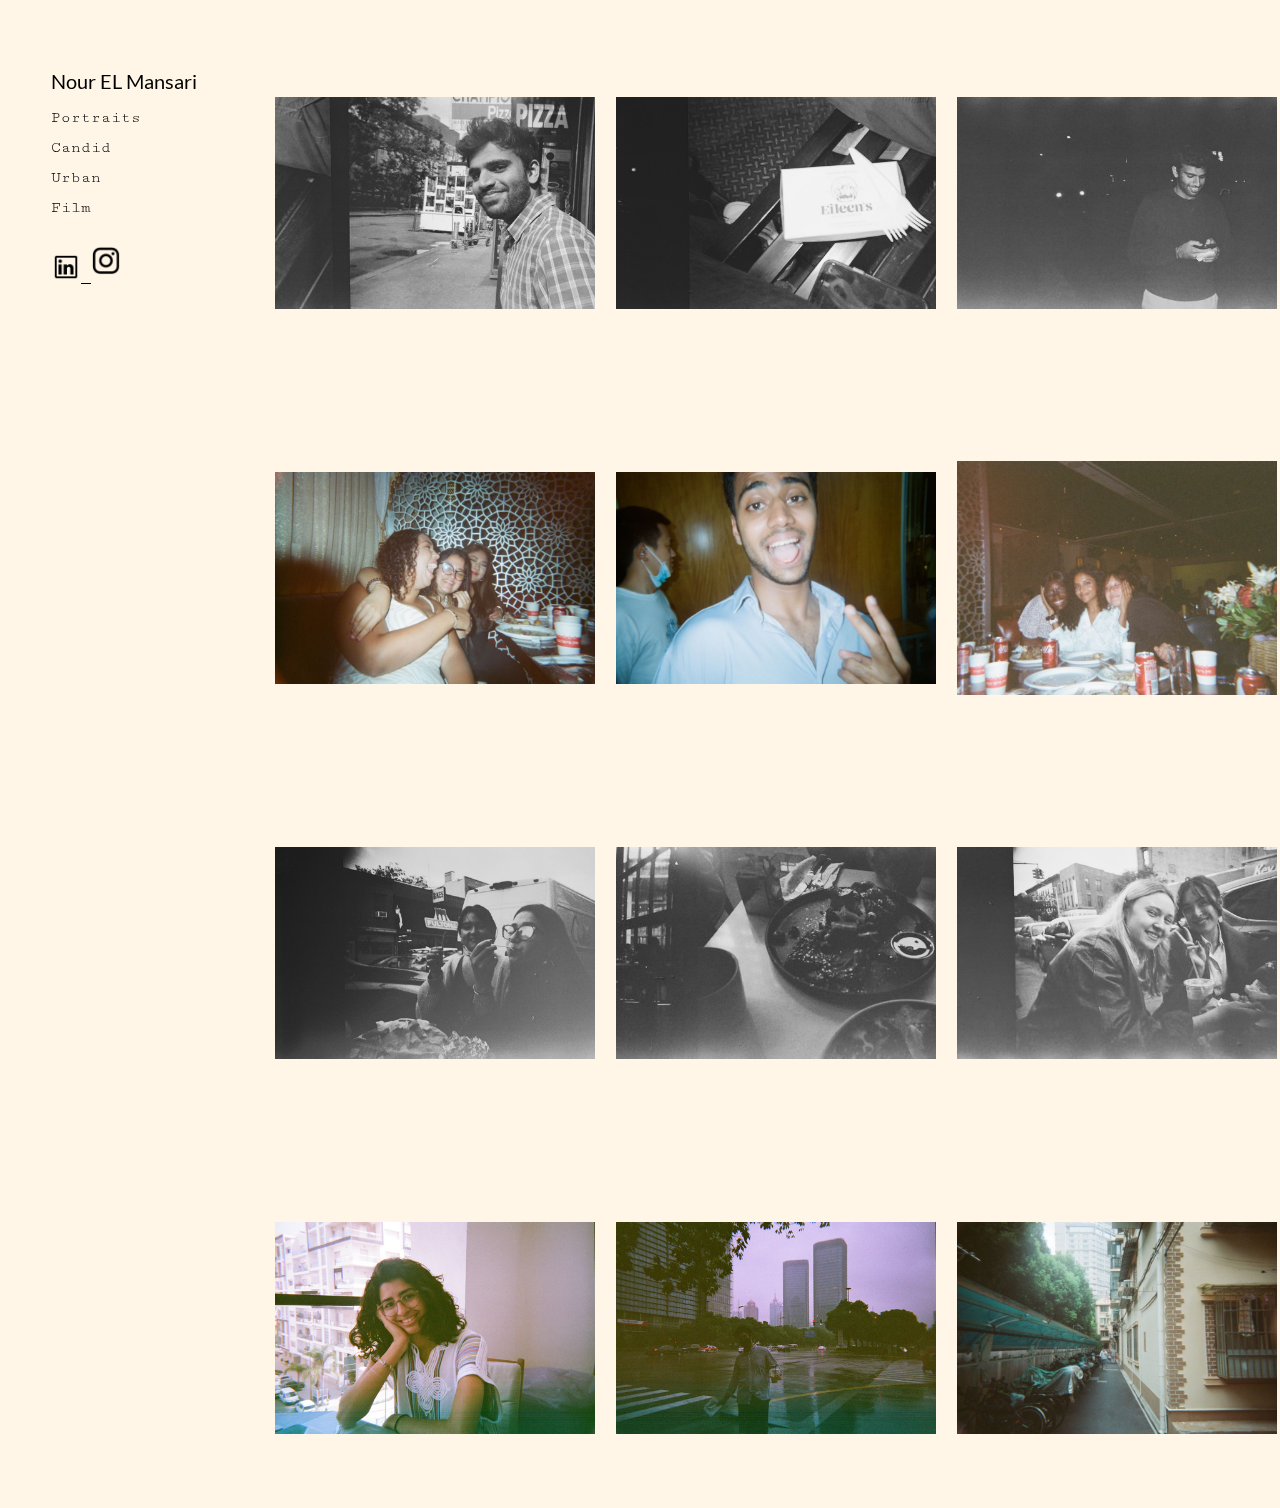
<file: film.html>
<!DOCTYPE html>
<html>
    <head>
        <meta charset="utf-8">
        <title> Nour's pictures </title>
        
        <!-- Media query for narrow browser width -->
        <link rel="stylesheet" media="only screen and (max-width: 480px)" href="css/mobile.css">

        <!-- Media query for medium browser width -->
        <link rel="stylesheet" media="only screen and (min-width: 481px) and (max-width: 960px)" href="css/tablet.css">

        <!-- Media query for full browser width -->
        <link rel="stylesheet" media="only screen and (min-width: 961px)" href="css/desktop.css">

        <!-- Prevent smartphones from scaling pages down -->
        <meta name="viewport" content="initial-scale=1">
    </head>
    <body>
        <div id="wrap">
            <div id="sidebar">
                        <nav>
                            <a href="index.html" style="font-family: name; font-size: 20px; text-decoration: none;"> Nour EL Mansari </a>
                            <ul>
                                <a href="portraits.html">Portraits</a>
                                <a href="candid.html">Candid</a>
                                <a href="urban.html">Urban</a>
                                <a href="film.html">Film</a>
                            </ul>
                            <div id="socialmedia">
                                <a href="https://www.linkedin.com/in/nour-el-mansari-564219203/" target="blank">
                                    <img src="images/linkedin.png" width="30" height="auto"/>
                                </a>
                                <a href="https://www.instagram.com/nemsarchives/" target="blank">
                                    <img style="margin-bottom: 7px" src="images/ig.png" width="30" height="auto"/>
                                </a>
                            </div>
                        </nav>
            </div>  
            <div id="pictures">
                <div id="images">
                    <img src="images/baig1.jpg" width="100%">
                </div>     
                <div id="images">
                    <img src="images/eileens.jpg" width="100%">
                </div> 
                <div id="images">
                    <img src="images/baig2.jpg" width="100%">
                </div> 
                <div id="images">
                    <img src="images/eid1.JPG" width="100%">
                </div>    
                <div id="images">
                    <img src="images/bilal.JPG" width="100%">
                </div>     
                <div id="images">
                    <img src="images/eid2.JPG" width="100%">
                </div>     
                <div id="images">
                    <img src="images/emizineb.jpg" width="100%">
                </div> 
                <div id="images">
                    <img src="images/waffle.jpg" width="100%">
                </div> 
                <div id="images">
                    <img src="images/jaizie.jpg" width="100%">
                </div> 
                <div id="images">
                    <img src="images/imane.JPG" width="100%">
                </div> 
                <div id="images">
                    <img src="images/ab.JPG" width="100%">
                </div> 
                <div id="images">
                    <img src="images/jingan.JPG" width="100%">
                </div> 
            </div>
        </div>
    </body>
</html>
</file>
<file: css/mobile.css>
@font-face {
	font-family: type;
	src: url(../fonts/cutivemonoreg.ttf);
}

@font-face {
	font-family: name;
	src: url(../fonts/latoregular.ttf);
}

body{
    background: #FFF6E7;
}

#wrap{
    /* border: solid 1px black; */
    display: flex;
    width: 95vw;
    height: 100vh;
}

#sidebar{
    /* border: solid 1px pink; */
    width: 100vw; 
    height: 10vh;
    font-family: type;
    display: flex;
    flex-direction: column;
    flex-wrap: wrap;
    justify-content: space-around;
    margin-top: 5px;
}

nav{
    /* border: solid 1px blue; */
    width: 100vw; 
    height: 10vh;
    font-family: type;
    position:fixed;
    margin-left: none;
    padding: none;
}

nav ul{
    /* border: solid 1px green; */
    list-style: none;
    padding: 0px;
}

nav ul a{
    /* border: solid 1px red; */
    height:30px;
    text-decoration: none;
}

a:link{
    color: black; ;
}

a:hover{
    text-decoration: underline ;
}

a:visited{
    color: black ;
}

#pictures{
    /* border: solid 1px purple; */
    width: 100vw;
    height: 90vh;
    display: flex;
    flex-wrap: wrap;
}

#images{
    /* border: solid 1px yellowgreen; */
    margin-top: 10vh;
    height:30vh;
    width: 95vw;
    display: flex;
    flex-wrap: wrap;
    display: flex;
    justify-content: center;
    align-items: center;
}

#socialmedia{
    display:none;
}
</file>
<file: css/tablet.css>
@font-face {
	font-family: type;
	src: url(../fonts/cutivemonoreg.ttf);
}

@font-face {
	font-family: name;
	src: url(../fonts/latoregular.ttf);
}

body{
    background: #FFF6E7;
    margin: 0px;
    padding: 0px;
}

#wrap{
    /* border: solid 1px black; */
    display: flex;
    width: 100vw;
    height: 100vh;
}

#sidebar{
    /* border: solid 1px pink; */
    margin-top: 61px;
    width: 20vw; 
    height: 100vh;
    font-family: type;
}

nav{
    /* border: solid 1px blue; */
    margin-top: 30px;
    margin-left: 43px; 
    position:fixed;
}

nav ul{
    /* border: solid 1px green; */
    list-style: none;
    padding: 0px;

    display: flex;
    flex-direction: column;
}

nav ul a{
    /* border: solid 1px red; */
    height:30px;
    text-decoration: none;
}

a:link{
    color: black; ;
}

a:hover{
    text-decoration: underline ;
}

a:visited{
    color: black ;
}

#pictures{
    /* border: solid 1px purple; */
    margin-left: 20vw;
    width: 70vw;
    height: 100vh;
    display: flex;
    flex-wrap: wrap;
    justify-content: space-around;
}

#images{
    /* border: solid 1px yellowgreen; */
    margin-top: 15px;
    /* height:40vh;
    width:25vw; */
    height:30vh;
    width: 95vw;
    /* width: 20vw; */
    display: flex;
    flex-wrap: wrap;
    justify-content: center;
    align-items: center;
}
</file>
<file: css/desktop.css>
@font-face {
	font-family: type;
	src: url(../fonts/cutivemonoreg.ttf);
}

@font-face {
	font-family: name;
	src: url(../fonts/latoregular.ttf);
}

body{
    background: #FFF6E7;
}

#wrap{
    /* border: solid 1px black; */
    display: flex;
    width: 100vw;
    height: 100vh;
}

#sidebar{
    /* border: solid 1px pink; */
    margin-top: 61px;
    width: 20vw; 
    height: 100vh;
    font-family: type;
}

nav{
    /* border: solid 1px blue; */
    margin-left: 43px; 
    position:fixed;
}

nav ul{
    /* border: solid 1px green; */
    list-style: none;
    padding: 0px;

    display: flex;
    flex-direction: column;
}

nav ul a{
    /* border: solid 1px red; */
    height:30px;
    text-decoration: none;
}

a:link{
    color: black; ;
}

a:hover{
    text-decoration: underline ;
}

a:visited{
    color: black ;
}

#pictures{
    /* border: solid 1px purple; */
    width: 80vw;
    height: 100vh;
    display: flex;
    flex-wrap: wrap;
    justify-content: space-around;
}

#images{
    /* border: solid 1px yellowgreen; */
    margin-top: 15px;
    height:40vh;
    width:25vw;
    display: flex;
    justify-content: center;
    align-items: center;
}
</file>
